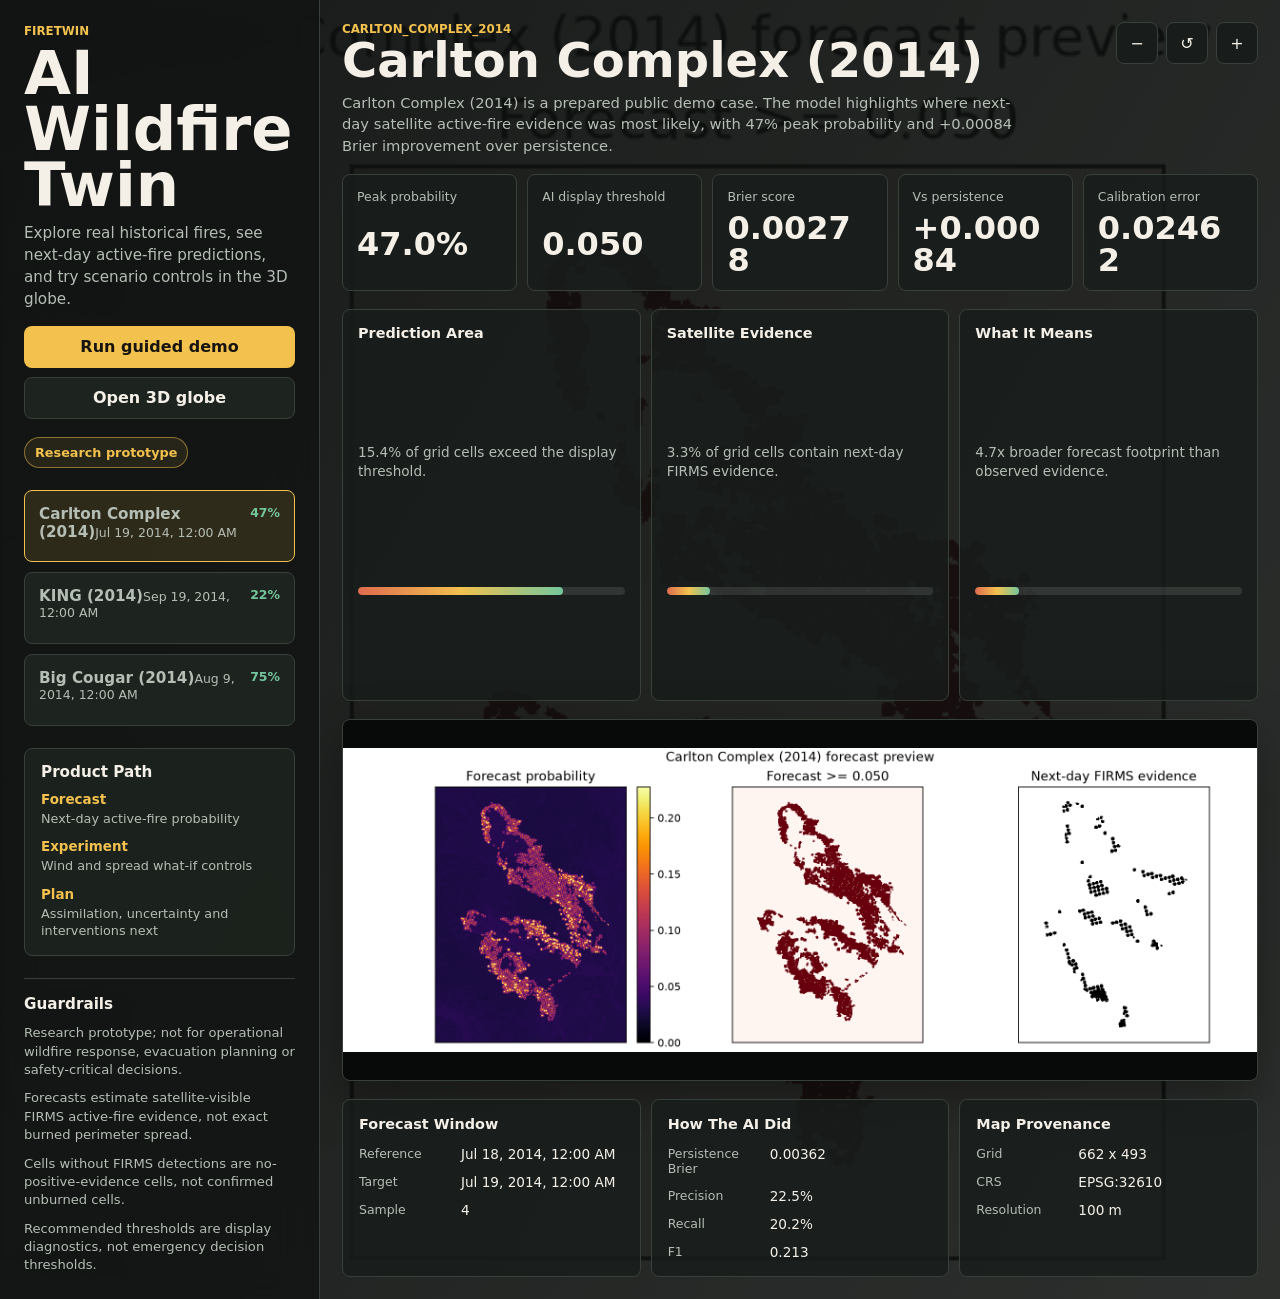
<file: frontend/index.html>
<!doctype html>
<html lang="en">
  <head>
    <meta charset="utf-8" />
    <meta name="viewport" content="width=device-width, initial-scale=1" />
    <title>FireTwin Explorer</title>
    <link rel="stylesheet" href="./styles.css" />
  </head>
  <body>
    <main class="app-shell">
      <aside class="case-rail" aria-label="Forecast cases">
        <div class="brand-block">
          <p class="eyebrow">FireTwin</p>
          <h1>AI Wildfire Twin</h1>
          <p class="brand-copy">
            Explore real historical fires, see next-day active-fire predictions, and try
            scenario controls in the 3D globe.
          </p>
          <div class="rail-actions">
            <button id="guidedDemo" class="primary-action" type="button">Run guided demo</button>
            <a
              id="openGlobe"
              class="secondary-action"
              href="./globe.html"
              aria-label="Open 3D what-if globe"
            >
              Open 3D globe
            </a>
          </div>
          <p class="status-pill">Research prototype</p>
        </div>
        <nav id="caseList" class="case-list" aria-label="Available fires"></nav>
        <section class="product-panel" aria-labelledby="productPathTitle">
          <h2 id="productPathTitle">Product Path</h2>
          <ol>
            <li><strong>Forecast</strong><span>Next-day active-fire probability</span></li>
            <li><strong>Experiment</strong><span>Wind and spread what-if controls</span></li>
            <li><strong>Plan</strong><span>Assimilation, uncertainty and interventions next</span></li>
          </ol>
        </section>
        <section class="guardrail-panel" aria-labelledby="guardrailsTitle">
          <h2 id="guardrailsTitle">Guardrails</h2>
          <ul id="guardrailList"></ul>
        </section>
      </aside>

      <section class="workspace" aria-live="polite">
        <header class="workspace-header">
          <div>
            <p id="caseId" class="eyebrow">Loading demo</p>
            <h2 id="caseName">FireTwin Explorer</h2>
            <p id="caseBrief" class="case-brief-copy">
              Pick a fire to compare the AI forecast with later satellite evidence.
            </p>
          </div>
          <div class="header-actions" aria-label="View controls">
            <button id="zoomOut" class="icon-button" type="button" title="Zoom out">&minus;</button>
            <button id="resetZoom" class="icon-button" type="button" title="Reset zoom">&#8634;</button>
            <button id="zoomIn" class="icon-button" type="button" title="Zoom in">+</button>
          </div>
        </header>

        <section class="metric-strip" aria-label="Forecast metrics">
          <div class="metric">
            <span>Peak probability</span>
            <strong id="peakProbability">--</strong>
          </div>
          <div class="metric">
            <span>AI display threshold</span>
            <strong id="threshold">--</strong>
          </div>
          <div class="metric">
            <span>Brier score</span>
            <strong id="brier">--</strong>
          </div>
          <div class="metric">
            <span>Vs persistence</span>
            <strong id="brierImprovement">--</strong>
          </div>
          <div class="metric">
            <span>Calibration error</span>
            <strong id="ece">--</strong>
          </div>
        </section>

        <section class="insight-strip" aria-label="Forecast interpretation">
          <article class="insight-block">
            <h3>Prediction Area</h3>
            <p id="forecastFootprint">--</p>
            <div class="bar-track" aria-hidden="true">
              <span id="forecastFootprintBar"></span>
            </div>
          </article>
          <article class="insight-block">
            <h3>Satellite Evidence</h3>
            <p id="observedEvidence">--</p>
            <div class="bar-track" aria-hidden="true">
              <span id="observedEvidenceBar"></span>
            </div>
          </article>
          <article class="insight-block">
            <h3>What It Means</h3>
            <p id="evidenceBalance">--</p>
            <div class="bar-track" aria-hidden="true">
              <span id="evidenceBalanceBar"></span>
            </div>
          </article>
        </section>

        <section class="viewer-band" aria-label="Forecast preview">
          <div id="imageFrame" class="image-frame">
            <img id="previewImage" alt="" />
          </div>
        </section>

        <section class="detail-grid" aria-label="Forecast details">
          <article class="detail-block">
            <h3>Forecast Window</h3>
            <dl>
              <div>
                <dt>Reference</dt>
                <dd id="referenceTime">--</dd>
              </div>
              <div>
                <dt>Target</dt>
                <dd id="targetTime">--</dd>
              </div>
              <div>
                <dt>Sample</dt>
                <dd id="sampleIndex">--</dd>
              </div>
            </dl>
          </article>
          <article class="detail-block">
            <h3>How The AI Did</h3>
            <dl>
              <div>
                <dt>Persistence Brier</dt>
                <dd id="persistenceBrier">--</dd>
              </div>
              <div>
                <dt>Precision</dt>
                <dd id="precision">--</dd>
              </div>
              <div>
                <dt>Recall</dt>
                <dd id="recall">--</dd>
              </div>
              <div>
                <dt>F1</dt>
                <dd id="f1">--</dd>
              </div>
            </dl>
          </article>
          <article class="detail-block">
            <h3>Map Provenance</h3>
            <dl>
              <div>
                <dt>Grid</dt>
                <dd id="gridShape">--</dd>
              </div>
              <div>
                <dt>CRS</dt>
                <dd id="gridCrs">--</dd>
              </div>
              <div>
                <dt>Resolution</dt>
                <dd id="resolution">--</dd>
              </div>
            </dl>
          </article>
        </section>
      </section>
    </main>

    <div id="loadError" class="load-error" role="alert" hidden>
      <strong>Explorer manifest unavailable.</strong>
      <span>Serve the repository Explorer or built static bundle through an HTTP server.</span>
    </div>

    <script src="./app.js"></script>
  </body>
</html>
</file>
<file: frontend/styles.css>
:root {
  color-scheme: dark;
  --bg: #101312;
  --panel: #181d1b;
  --panel-2: #202722;
  --line: #384139;
  --text: #f4f0e8;
  --muted: #b4beb4;
  --accent: #f2c14e;
  --accent-2: #df6b4f;
  --good: #74c69d;
  --shadow: 0 18px 50px rgb(0 0 0 / 35%);
  font-family:
    Inter, ui-sans-serif, system-ui, -apple-system, BlinkMacSystemFont, "Segoe UI", sans-serif;
}

* {
  box-sizing: border-box;
}

body {
  margin: 0;
  min-height: 100vh;
  background:
    linear-gradient(120deg, rgb(16 19 18 / 92%), rgb(21 24 22 / 78%)),
    url("../reports/figures/carlton_complex_2014_explorer_forecast_preview.png") center / cover;
  color: var(--text);
}

button {
  font: inherit;
}

.app-shell {
  display: grid;
  grid-template-columns: minmax(260px, 320px) minmax(0, 1fr);
  min-height: 100vh;
}

.case-rail {
  display: flex;
  flex-direction: column;
  gap: 22px;
  padding: 24px;
  background: rgb(16 19 18 / 88%);
  border-right: 1px solid var(--line);
  backdrop-filter: blur(18px);
}

.brand-block {
  display: grid;
  gap: 8px;
}

.brand-copy,
.case-brief-copy {
  margin: 0;
  color: var(--muted);
  line-height: 1.45;
  overflow-wrap: anywhere;
}

.brand-copy {
  max-width: 34ch;
  font-size: 0.95rem;
}

.case-brief-copy {
  max-width: 72ch;
  padding-top: 8px;
  font-size: 0.92rem;
}

.eyebrow {
  margin: 0;
  color: var(--accent);
  font-size: 0.74rem;
  font-weight: 800;
  letter-spacing: 0;
  text-transform: uppercase;
}

h1,
h2,
h3 {
  margin: 0;
  letter-spacing: 0;
}

h1 {
  max-width: 12ch;
  font-size: clamp(2rem, 8vw, 3.8rem);
  line-height: 0.92;
}

h2 {
  font-size: clamp(1.6rem, 4vw, 3rem);
  line-height: 1;
}

h3 {
  font-size: 0.9rem;
}

.status-pill {
  width: fit-content;
  margin: 10px 0 0;
  padding: 7px 10px;
  border: 1px solid rgb(242 193 78 / 50%);
  border-radius: 999px;
  color: var(--accent);
  font-size: 0.8rem;
  font-weight: 750;
  background: rgb(242 193 78 / 9%);
}

.rail-actions {
  display: grid;
  grid-template-columns: 1fr;
  gap: 9px;
  padding-top: 8px;
}

.primary-action,
.secondary-action {
  display: inline-flex;
  align-items: center;
  justify-content: center;
  min-height: 42px;
  padding: 10px 12px;
  border-radius: 8px;
  font-weight: 800;
  text-align: center;
  text-decoration: none;
}

.primary-action {
  border: 1px solid rgb(242 193 78 / 70%);
  color: #171410;
  cursor: pointer;
  background: var(--accent);
}

.secondary-action {
  border: 1px solid var(--line);
  color: var(--text);
  background: rgb(32 39 34 / 78%);
}

.primary-action:hover,
.primary-action:focus-visible,
.secondary-action:hover,
.secondary-action:focus-visible {
  outline: 2px solid rgb(242 193 78 / 50%);
  outline-offset: 2px;
}

.case-list {
  display: grid;
  gap: 10px;
}

.case-button {
  display: grid;
  grid-template-columns: 1fr auto;
  gap: 8px;
  width: 100%;
  min-height: 72px;
  padding: 14px;
  border: 1px solid var(--line);
  border-radius: 8px;
  color: var(--text);
  text-align: left;
  cursor: pointer;
  background: rgb(32 39 34 / 78%);
  transition:
    border-color 160ms ease,
    background 160ms ease,
    transform 160ms ease;
}

.case-button:hover,
.case-button:focus-visible {
  border-color: var(--accent);
  outline: none;
  transform: translateY(-1px);
}

.case-button[aria-current="true"] {
  border-color: var(--accent);
  background: rgb(242 193 78 / 12%);
}

.case-button strong,
.case-button span {
  overflow-wrap: anywhere;
}

.case-button strong {
  font-size: 0.95rem;
}

.case-button span {
  color: var(--muted);
  font-size: 0.78rem;
}

.case-button .probability {
  color: var(--good);
  font-weight: 800;
}

.guardrail-panel {
  margin-top: auto;
  padding-top: 18px;
  border-top: 1px solid var(--line);
}

.product-panel,
.guardrail-panel {
  min-width: 0;
}

.product-panel {
  padding: 16px;
  border: 1px solid var(--line);
  border-radius: 8px;
  background: rgb(32 39 34 / 70%);
}

.product-panel h2,
.guardrail-panel h2 {
  font-size: 0.95rem;
}

.product-panel ol {
  display: grid;
  gap: 12px;
  margin: 12px 0 0;
  padding: 0;
  list-style: none;
}

.product-panel li {
  display: grid;
  gap: 3px;
}

.product-panel strong {
  color: var(--accent);
  font-size: 0.84rem;
}

.product-panel span {
  color: var(--muted);
  font-size: 0.8rem;
  line-height: 1.35;
}

.guardrail-panel ul {
  display: grid;
  gap: 10px;
  margin: 12px 0 0;
  padding: 0;
  list-style: none;
}

.guardrail-panel li {
  color: var(--muted);
  font-size: 0.82rem;
  line-height: 1.4;
}

.workspace {
  display: grid;
  grid-template-rows: auto auto minmax(260px, 1fr) auto;
  gap: 18px;
  min-width: 0;
  padding: 22px;
  background: rgb(10 12 11 / 44%);
}

.workspace-header {
  display: flex;
  align-items: flex-start;
  justify-content: space-between;
  gap: 16px;
}

.header-actions {
  display: flex;
  gap: 8px;
  flex: 0 0 auto;
}

.icon-button {
  display: grid;
  place-items: center;
  width: 42px;
  height: 42px;
  border: 1px solid var(--line);
  border-radius: 8px;
  color: var(--text);
  cursor: pointer;
  background: var(--panel);
}

.icon-button:hover,
.icon-button:focus-visible {
  border-color: var(--accent);
  outline: none;
}

.metric-strip {
  display: grid;
  grid-template-columns: repeat(5, minmax(0, 1fr));
  gap: 10px;
}

.metric {
  display: grid;
  gap: 8px;
  min-height: 82px;
  padding: 14px;
  border: 1px solid var(--line);
  border-radius: 8px;
  background: rgb(24 29 27 / 82%);
}

.metric span {
  color: var(--muted);
  font-size: 0.78rem;
}

.metric strong {
  font-size: clamp(1.2rem, 3vw, 2rem);
  line-height: 1;
  overflow-wrap: anywhere;
}

.insight-strip {
  display: grid;
  grid-template-columns: repeat(3, minmax(0, 1fr));
  gap: 10px;
}

.insight-block {
  display: grid;
  gap: 12px;
  min-width: 0;
  padding: 15px;
  border: 1px solid var(--line);
  border-radius: 8px;
  background: rgb(24 29 27 / 82%);
}

.insight-block p {
  min-height: 42px;
  margin: 0;
  color: var(--muted);
  font-size: 0.85rem;
  line-height: 1.4;
  overflow-wrap: anywhere;
}

.bar-track {
  width: 100%;
  height: 8px;
  overflow: hidden;
  border-radius: 999px;
  background: rgb(244 240 232 / 11%);
}

.bar-track span {
  display: block;
  width: 2%;
  height: 100%;
  border-radius: inherit;
  background: linear-gradient(90deg, var(--accent-2), var(--accent), var(--good));
  transition: width 180ms ease;
}

.viewer-band {
  min-height: 0;
  border: 1px solid var(--line);
  border-radius: 8px;
  overflow: hidden;
  background: #080a09;
  box-shadow: var(--shadow);
}

.image-frame {
  display: grid;
  place-items: center;
  width: 100%;
  height: 100%;
  min-height: 360px;
  overflow: auto;
}

.image-frame img {
  display: block;
  max-width: none;
  width: min(100%, 1920px);
  transform-origin: center;
  transition: transform 140ms ease;
}

.detail-grid {
  display: grid;
  grid-template-columns: repeat(3, minmax(0, 1fr));
  gap: 10px;
}

.detail-block {
  min-width: 0;
  padding: 16px;
  border: 1px solid var(--line);
  border-radius: 8px;
  background: rgb(24 29 27 / 82%);
}

dl {
  display: grid;
  gap: 12px;
  margin: 14px 0 0;
}

dl div {
  display: grid;
  grid-template-columns: minmax(92px, 34%) minmax(0, 1fr);
  gap: 10px;
}

dt {
  color: var(--muted);
  font-size: 0.78rem;
}

dd {
  min-width: 0;
  margin: 0;
  font-size: 0.85rem;
  overflow-wrap: anywhere;
}

.load-error {
  position: fixed;
  inset: auto 18px 18px;
  display: grid;
  gap: 6px;
  max-width: 520px;
  padding: 16px;
  border: 1px solid var(--accent-2);
  border-radius: 8px;
  background: #241311;
  box-shadow: var(--shadow);
}

.load-error[hidden] {
  display: none;
}

code {
  color: var(--accent);
}

@media (max-width: 980px) {
  .app-shell {
    grid-template-columns: 1fr;
  }

  .case-rail {
    border-right: 0;
    border-bottom: 1px solid var(--line);
  }

  h1 {
    max-width: none;
  }

  .case-list,
  .metric-strip,
  .insight-strip,
  .detail-grid {
    grid-template-columns: 1fr;
  }

  .workspace-header {
    align-items: stretch;
    flex-direction: column;
  }

  .header-actions {
    justify-content: flex-end;
  }
}

@media (max-width: 560px) {
  .case-rail,
  .workspace {
    padding: 16px;
  }

  .image-frame {
    min-height: 260px;
  }

  dl div {
    grid-template-columns: 1fr;
    gap: 3px;
  }
}
</file>
